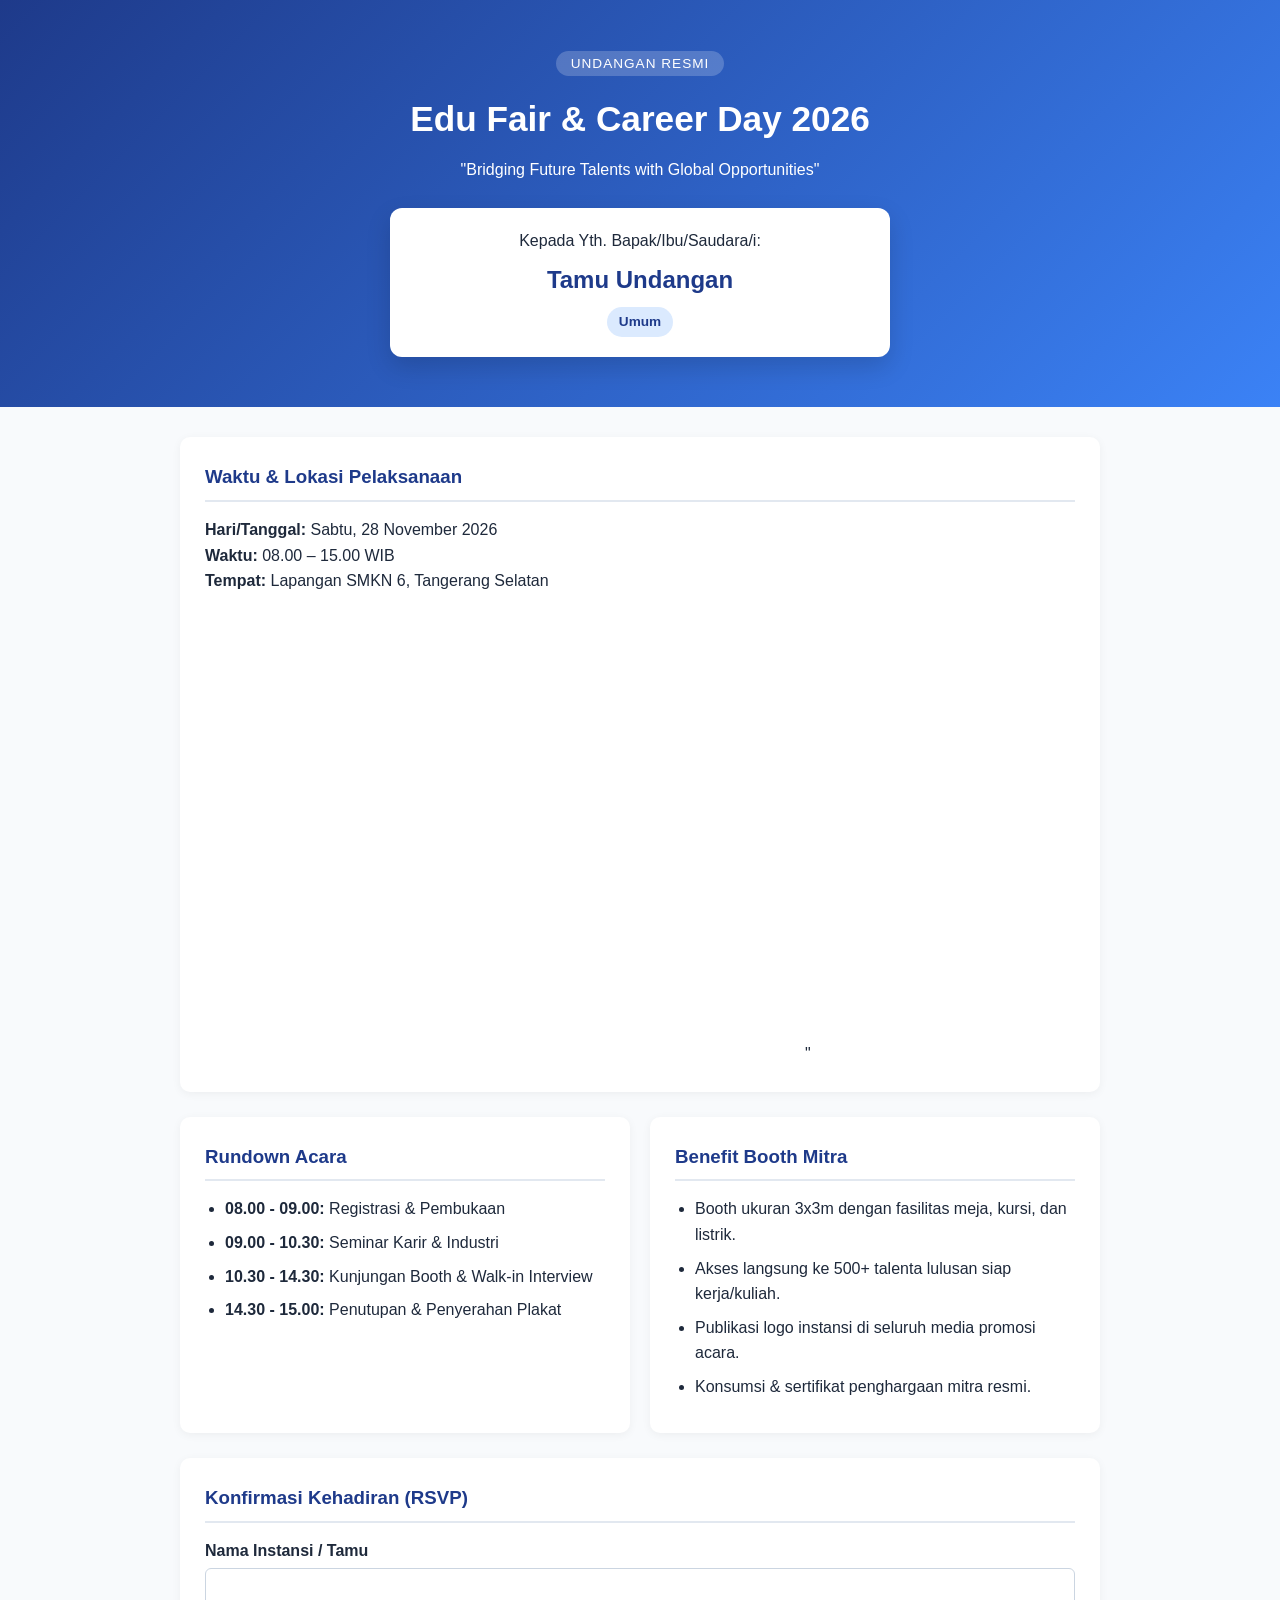
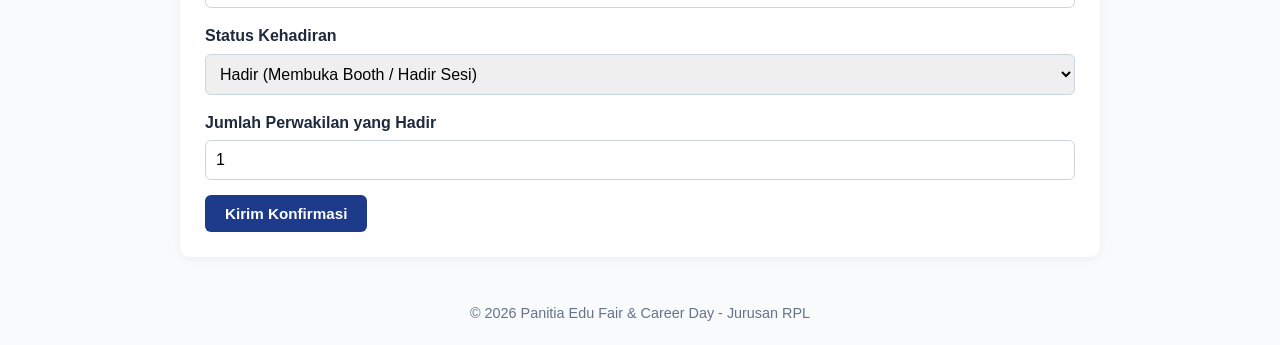
<file: index.html>
<!DOCTYPE html>
<html lang="id">
<head>
    <meta charset="UTF-8">
    <meta name="viewport" content="width=device-width, initial-scale=1.0">
    <title>Undangan Edu Fair & Career Day 2026</title>
    <link rel="stylesheet" href="style.css">
</head>
<body>

    <header class="hero">
        <div class="container">
            <span class="badge">UNDANGAN RESMI</span>
            <h1>Edu Fair & Career Day 2026</h1>
            <p class="subtitle">"Bridging Future Talents with Global Opportunities"</p>
            
            <div class="guest-card">
                <p>Kepada Yth. Bapak/Ibu/Saudara/i:</p>
                <h2 id="guest-name">Tamu Undangan</h2>
                <span id="guest-category" class="category-pill">Umum</span>
            </div>
        </div>
    </header>

    <main class="container">
        <!-- Informasi Waktu & Tempat -->
        <section class="card">
            <h3>Waktu & Lokasi Pelaksanaan</h3>
            <p><strong>Hari/Tanggal:</strong> Sabtu, 28 November 2026</p>
            <p><strong>Waktu:</strong> 08.00 – 15.00 WIB</p>
            <p><strong>Tempat:</strong> Lapangan SMKN 6, Tangerang Selatan</p>
            
            <div class="map-container">
                <iframe 
                    src="https://www.google.com/maps/embed?pb=!1m18!1m12!1m3!1d3966.0030725559573!2d106.66350157356062!3d-6.263324093725266!2m3!1f0!2f0!3f0!3m2!1i1024!2i768!4f13.1!3m3!1m2!1s0x2e69fb06a47e36b7%3A0x93b22c3ee1f216b1!2sSMKN%206%20Tangerang%20Selatan!5e0!3m2!1sid!2sid!4v1795187299529!5m2!1sid!2sid" width="600" height="450" style="border:0;" allowfullscreen="" loading="lazy" referrerpolicy="strict-origin-when-cross-origin"></iframe>" 
                </iframe>
            </div>
        </section>

        <!-- Rundown & Benefit -->
        <div class="grid-2">
            <section class="card">
                <h3>Rundown Acara</h3>
                <ul class="list-styled">
                    <li><strong>08.00 - 09.00:</strong> Registrasi & Pembukaan</li>
                    <li><strong>09.00 - 10.30:</strong> Seminar Karir & Industri</li>
                    <li><strong>10.30 - 14.30:</strong> Kunjungan Booth & Walk-in Interview</li>
                    <li><strong>14.30 - 15.00:</strong> Penutupan & Penyerahan Plakat</li>
                </ul>
            </section>

            <section class="card">
                <h3>Benefit Booth Mitra</h3>
                <ul class="list-styled">
                    <li>Booth ukuran 3x3m dengan fasilitas meja, kursi, dan listrik.</li>
                    <li>Akses langsung ke 500+ talenta lulusan siap kerja/kuliah.</li>
                    <li>Publikasi logo instansi di seluruh media promosi acara.</li>
                    <li>Konsumsi & sertifikat penghargaan mitra resmi.</li>
                </ul>
            </section>
        </div>

        <!-- Form RSVP -->
        <section class="card">
            <h3>Konfirmasi Kehadiran (RSVP)</h3>
            <form id="rsvp-form">
                <div class="form-group">
                    <label for="rsvp-instansi">Nama Instansi / Tamu</label>
                    <input type="text" id="rsvp-instansi" required>
                </div>
                <div class="form-group">
                    <label for="rsvp-status">Status Kehadiran</label>
                    <select id="rsvp-status" required>
                        <option value="Hadir">Hadir (Membuka Booth / Hadir Sesi)</option>
                        <option value="Perwakilan">Hadir (Diwakilkan)</option>
                        <option value="Tidak Hadir">Berhalangan Hadir</option>
                    </select>
                </div>
                <div class="form-group">
                    <label for="rsvp-jumlah">Jumlah Perwakilan yang Hadir</label>
                    <input type="number" id="rsvp-jumlah" min="0" max="10" value="1" required>
                </div>
                <button type="submit" class="btn-primary">Kirim Konfirmasi</button>
            </form>
            <div id="rsvp-feedback" class="feedback-msg hidden"></div>
        </section>
    </main>

    <footer>
        <p>&copy; 2026 Panitia Edu Fair & Career Day - Jurusan RPL</p>
    </footer>

    <script src="script.js"></script>
</body>
</html>
</file>
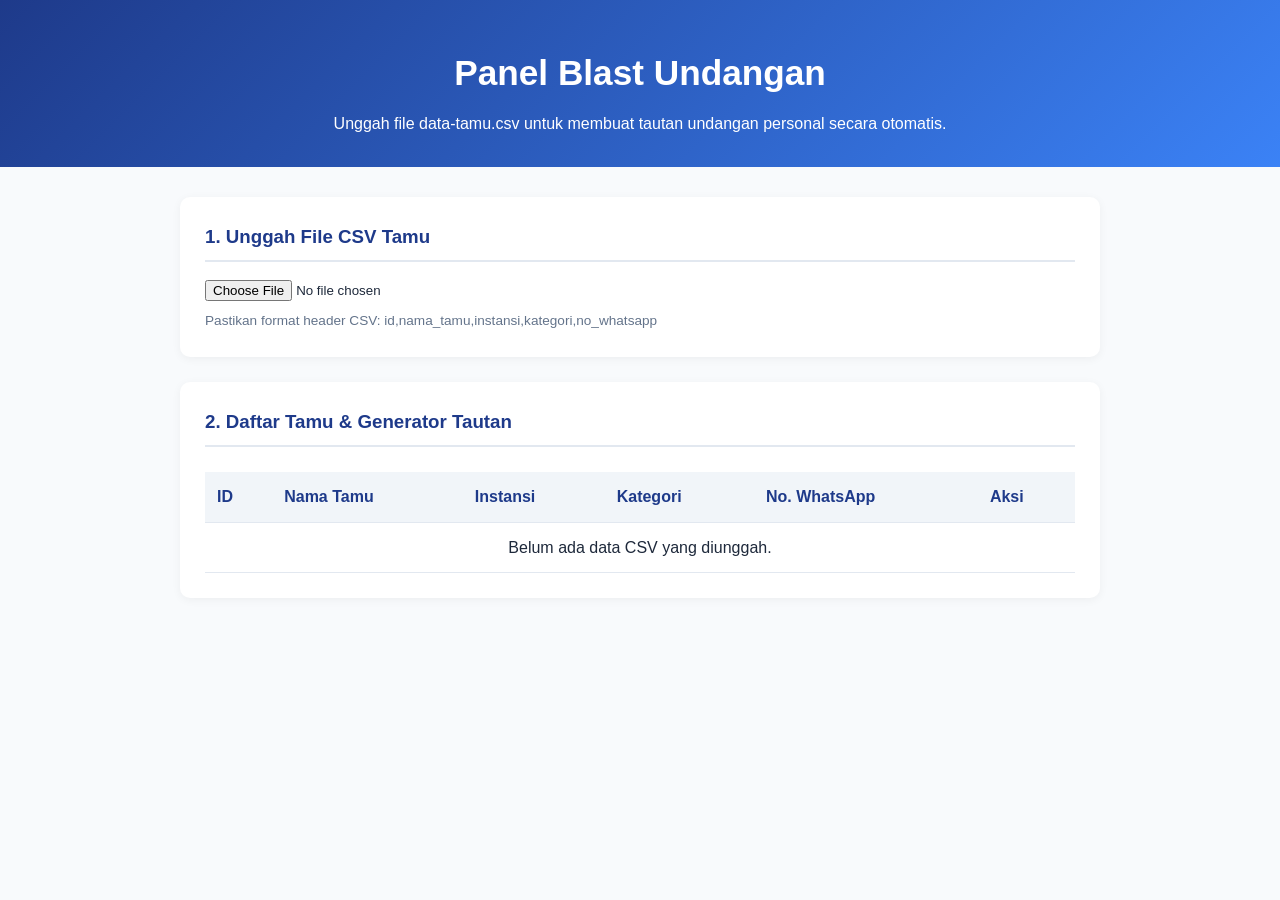
<file: admin.html>
<!DOCTYPE html>
<html lang="id">
<head>
    <meta charset="UTF-8">
    <meta name="viewport" content="width=device-width, initial-scale=1.0">
    <title>Admin Blast Undangan - Edu Fair 2026</title>
    <link rel="stylesheet" href="style.css">
</head>
<body>

    <header class="hero hero-admin">
        <div class="container">
            <h1>Panel Blast Undangan</h1>
            <p>Unggah file <code>data-tamu.csv</code> untuk membuat tautan undangan personal secara otomatis.</p>
        </div>
    </header>

    <main class="container">
        <section class="card">
            <h3>1. Unggah File CSV Tamu</h3>
            <div class="upload-box">
                <input type="file" id="csv-file-input" accept=".csv">
                <p class="hint">Pastikan format header CSV: <code>id,nama_tamu,instansi,kategori,no_whatsapp</code></p>
            </div>
        </section>

        <section class="card">
            <h3>2. Daftar Tamu & Generator Tautan</h3>
            <div class="table-responsive">
                <table id="guest-table">
                    <thead>
                        <tr>
                            <th>ID</th>
                            <th>Nama Tamu</th>
                            <th>Instansi</th>
                            <th>Kategori</th>
                            <th>No. WhatsApp</th>
                            <th>Aksi</th>
                        </tr>
                    </thead>
                    <tbody id="guest-table-body">
                        <tr>
                            <td colspan="6" class="text-center">Belum ada data CSV yang diunggah.</td>
                        </tr>
                    </tbody>
                </table>
            </div>
        </section>
    </main>

    <script src="script.js"></script>
</body>
</html>
</file>
<file: style.css>
:root {
    --primary: #1e3a8a;
    --secondary: #3b82f6;
    --accent: #10b981;
    --bg: #f8fafc;
    --text: #1e293b;
    --card-bg: #ffffff;
}

* {
    box-sizing: border-box;
    margin: 0;
    padding: 0;
    font-family: 'Segoe UI', Tahoma, Geneva, Verdana, sans-serif;
}

body {
    background-color: var(--bg);
    color: var(--text);
    line-height: 1.6;
}

.container {
    max-width: 960px;
    margin: 0 auto;
    padding: 0 20px;
}

/* Header & Hero */
.hero {
    background: linear-gradient(135deg, var(--primary), var(--secondary));
    color: white;
    text-align: center;
    padding: 50px 20px;
    margin-bottom: 30px;
}

.hero-admin {
    padding: 30px 20px;
}

.badge {
    background: rgba(255, 255, 255, 0.2);
    padding: 5px 15px;
    border-radius: 20px;
    font-size: 0.85rem;
    letter-spacing: 1px;
}

.hero h1 {
    font-size: 2.2rem;
    margin: 15px 0 10px;
}

.guest-card {
    background: white;
    color: var(--text);
    max-width: 500px;
    margin: 25px auto 0;
    padding: 20px;
    border-radius: 12px;
    box-shadow: 0 10px 25px rgba(0,0,0,0.15);
}

.guest-card h2 {
    color: var(--primary);
    margin: 8px 0;
}

.category-pill {
    display: inline-block;
    background: #dbeafe;
    color: var(--primary);
    padding: 4px 12px;
    border-radius: 15px;
    font-size: 0.85rem;
    font-weight: 600;
}

/* Cards & Grid */
.card {
    background: var(--card-bg);
    padding: 25px;
    border-radius: 10px;
    box-shadow: 0 2px 10px rgba(0,0,0,0.05);
    margin-bottom: 25px;
}

.card h3 {
    color: var(--primary);
    margin-bottom: 15px;
    border-bottom: 2px solid #e2e8f0;
    padding-bottom: 8px;
}

.grid-2 {
    display: grid;
    grid-template-columns: 1fr 1fr;
    gap: 20px;
}

.list-styled {
    padding-left: 20px;
}

.list-styled li {
    margin-bottom: 8px;
}

.map-container {
    margin-top: 15px;
    border-radius: 8px;
    overflow: hidden;
}

/* Form & Buttons */
.form-group {
    margin-bottom: 15px;
}

.form-group label {
    display: block;
    font-weight: 600;
    margin-bottom: 5px;
}

.form-group input, .form-group select {
    width: 100%;
    padding: 10px;
    border: 1px solid #cbd5e1;
    border-radius: 6px;
    font-size: 1rem;
}

.btn-primary, .btn-wa {
    display: inline-block;
    background: var(--primary);
    color: white;
    border: none;
    padding: 10px 20px;
    border-radius: 6px;
    cursor: pointer;
    font-size: 0.95rem;
    font-weight: 600;
    text-decoration: none;
    transition: opacity 0.2s;
}

.btn-wa {
    background: var(--accent);
    padding: 8px 14px;
    font-size: 0.85rem;
}

.btn-primary:hover, .btn-wa:hover {
    opacity: 0.9;
}

.feedback-msg {
    margin-top: 15px;
    padding: 12px;
    background: #d1fae5;
    color: #065f46;
    border-radius: 6px;
    font-weight: 500;
}

.hidden {
    display: none;
}

/* Table Admin */
.table-responsive {
    overflow-x: auto;
}

table {
    width: 100%;
    border-collapse: collapse;
    margin-top: 10px;
}

th, td {
    padding: 12px;
    text-align: left;
    border-bottom: 1px solid #e2e8f0;
}

th {
    background-color: #f1f5f9;
    color: var(--primary);
}

.text-center {
    text-align: center;
}

.hint {
    font-size: 0.85rem;
    color: #64748b;
    margin-top: 8px;
}

footer {
    text-align: center;
    padding: 20px;
    color: #64748b;
    font-size: 0.9rem;
}

/* Responsif Smartphone */
@media (max-width: 768px) {
    .grid-2 {
        grid-template-columns: 1fr;
    }
    .hero h1 {
        font-size: 1.7rem;
    }
}
</file>
